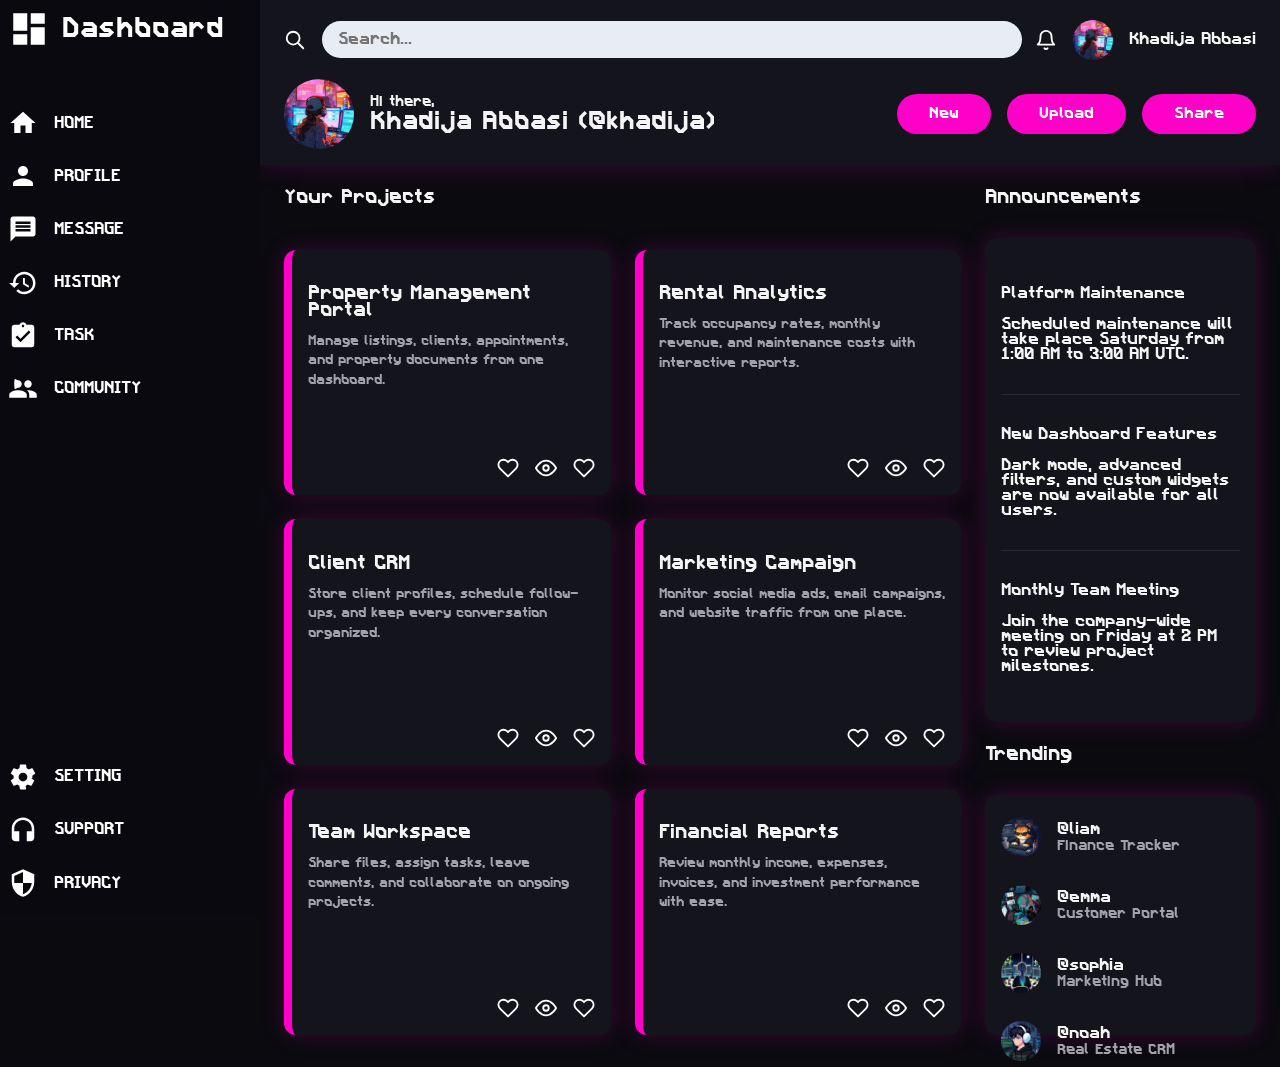
<file: index.html>
<!DOCTYPE html>
<html lang="en">
<head>
    <meta charset="UTF-8">
    <meta name="viewport" content="width=device-width, initial-scale=1.0">
    <title>Document</title>
    <link rel="stylesheet" href="style.css">
</head>
<body>
    <div id="sidebar">
        <div id="dashboard">
            <svg class= "dashboard_icon"xmlns="http://w3.org" viewBox="0 0 24 24" fill="#FFFFFF">
              <path d="M3 13h8V3H3v10zm0 8h8v-6H3v6zm10 0h8V11h-8v10zm0-18v6h8V3h-8z"/>
            </svg>

            <span>Dashboard</span>
        </div>
        <div id="navigation">
            <div class="icon_">
                <svg xmlns="http://w3.org" viewBox="0 0 24 24" fill="#FFFFFF">
                  <path d="M10 20v-6h4v6h5v-8h3L12 3 2 12h3v8z"/>
                </svg>

                <div>HOME</div>
            </div>
            <div class="icon_">
                <svg xmlns="http://w3.org" viewBox="0 0 24 24" fill="#FFFFFF">
                  <path d="M12 12c2.21 0 4-1.79 4-4s-1.79-4-4-4-4 1.79-4 4 1.79 4 4 4zm0 2c-2.67 0-8 1.34-8 4v2h16v-2c0-2.66-5.33-4-8-4z"/>
                </svg>

                <div>PROFILE</div>
            </div>
            <div class="icon_">
                <svg xmlns="https://www.w3.org/x" viewBox="0 0 24 24" fill="#FFFFFF">
                  <path d="M20 2H4c-1.1 0-1.99.9-1.99 2L2 22l4-4h14c1.1 0 2-.9 2-2V4c0-1.1-.9-2-2-2zm-2 12H6v-2h12v2zm0-3H6V9h12v2zm0-3H6V6h12v2z"/>
                </svg>

                <div>MESSAGE</div>
            </div>
            <div class="icon_">
                <svg xmlns="http://w3.org" viewBox="0 0 24 24" fill="#FFFFFF">
                  <path d="M13 3c-4.97 0-9 4.03-9 9H1l3.89 3.89.07.14L9 12H6c0-3.87 3.13-7 7-7s7 3.13 7 7-3.13 7-7 7c-1.93 0-3.68-.79-4.94-2.06l-1.42 1.42C8.27 19.99 10.51 21 13 21c4.97 0 9-4.03 9-9s-4.03-9-9-9zm-1 5v5l4.28 2.54.72-1.21-3.5-2.08V8H12z"/>
                </svg>

                <div>HISTORY</div>
            </div>
            <div class="icon_">

                <svg xmlns="http://w3.org" viewBox="0 0 24 24" fill="#FFFFFF">
                  <path d="M19 3h-4.18C14.4 1.84 13.3 1 12 1s-2.4.84-2.82 2H5c-1.1 0-2 .9-2 2v14c0 1.1.9 2 2 2h14c1.1 0 2-.9 2-2V5c0-1.1-.9-2-2-2zm-7 0c.55 0 1 .45 1 1s-.45 1-1 1-1-.45-1-1 .45-1 1-1zm-2 14l-4-4 1.41-1.41L10 14.17l6.59-6.59L18 9l-8 8z"/>
                </svg>

                <div>TASK</div>
            </div>
            <div class="icon_">
                <svg xmlns="https://www.w3.org/" viewBox="0 0 24 24" fill="#FFFFFF">
                  <path d="M16 11c1.66 0 2.99-1.34 2.99-3S17.66 5 16 5s-3 1.34-3 3 1.34 3 3 3zm-8 0c1.66 0 2.99-1.34 2.99-3S9.66 5 8 5 5 1.34 5 8s1.34 3 3 3zm0 2c-2.33 0-7 1.17-7 3.5V19h14v-2.5c0-2.33-4.67-3.5-7-3.5zm8 0c-.29 0-.62.02-.97.05 1.16.84 1.97 1.97 1.97 3.45V19h6v-2.5c0-2.33-4.67-3.5-7-3.5z"/>
                </svg>



                <div>COMMUNITY</div>
            </div>
            
        </div>
        <div id="personal_brand">
                <div class="icon_">
                    <svg xmlns="http://w3.org" viewBox="0 0 24 24"  fill="#FFFFFF">
                        <path d="M12 15.5c-1.93 0-3.5-1.57-3.5-3.5s1.57-3.5 3.5-3.5 3.5 1.57 3.5 3.5-1.57 3.5-3.5 3.5zm7.43-2.53c.04-.32.07-.64.07-.97s-.03-.66-.07-.97l2.11-1.65c.19-.15.24-.42.12-.64l-2-3.46c-.12-.22-.39-.3-.61-.22l-2.49 1c-.52-.4-1.08-.73-1.69-.98l-.38-2.65C14.46 2.18 14.25 2 14 2h-4c-.25 0-.46.18-.49.42l-.38 2.65c-.61.25-1.17.59-1.69.98l-2.49-1c-.23-.09-.49 0-.61.22l-2 3.46c-.13.22-.07.49.12.64l2.11 1.65c-.04.32-.07.65-.07.97s.03.66.07.97l-2.11 1.65c-.19.15-.24.42-.12.64l2 3.46c.12.22.39.3.61.22l2.49-1c.52.4 1.08.73 1.69.98l.38 2.65c.03.24.24.42.49.42h4c.25 0 .46-.18.49-.42l-.38-2.65c.61-.25 1.17-.59 1.69-.98l2.49 1c.23.09.49 0 .61-.22l2-3.46c.12-.22.07-.49-.12-.64l-2.11-1.65z"/>
                    </svg>

                    <div>SETTING</div>
                </div>
                <div class="icon_">
                    <svg xmlns="http://w3.org" viewBox="0 0 24 24" fill="#FFFFFF">
                      <path d="M12 2c-4.97 0-9 4.03-9 9v7c0 1.66 1.34 3 3 3h3v-8H5v-2c0-3.87 3.13-7 7-7s7 3.13 7 7v2h-4v8h3c1.66 0 3-1.34 3-3v-7c0-4.97-4.03-9-9-9z"/>
                    </svg>

                    <div>SUPPORT</div>
                </div>
                <div class="icon_">
                    <svg xmlns="http://w3.org" viewBox="0 0 24 24" fill="#FFFFFF">
                      <path d="M12 1L3 5v6c0 5.55 3.84 10.74 9 12 5.16-1.26 9-6.45 9-12V5l-9-4zm0 10.99h7c-.53 4.12-3.28 7.79-7 8.94V12H5V6.3l7-3.11v8.8z"/>
                    </svg>

                    <div>PRIVACY</div>
                </div>
        </div>
    </div>
    <div>
        <div id="header">
            
                    <div class="upper">

                          <div class="search_area">
                              <svg class="icon"xmlns="http://w3.org" viewBox="0 0 24 24" fill="none" stroke="#FFFFFF" stroke-width="2" stroke-linecap="round" stroke-linejoin="round">
                                  <path d="M21 21l-6-6m2-5a7 7 0 11-14 0 7 7 0 0114 0z"/>
                                </svg>

                              <input type="search" placeholder="Search...">
                          </div>
                      
                          <div class="profile_small">
                              <svg class="icon"xmlns="http://w3.org" viewBox="0 0 24 24" fill="none" stroke="#FFFFFF" stroke-width="2" stroke-linecap="round" stroke-linejoin="round">
                                  <path d="M18 8A6 6 0 0 0 6 8c0 7-3 9-3 9h18s-3-2-3-9M13.73 21a2 2 0 0 1-3.46 0"/>
                                </svg>

                              <img class="dp_small dp" src="svgs/dp.jpeg" alt="">
                              <p class="it_user_name">Khadija Abbasi</p>
                          </div>

                    </div>
                
            
            <div class="lower">
                

                   <div class="greeting">

                       <img class="dp_big dp" src="svgs/dp.jpeg">

                       <div>
                           <p class="hello">Hi there,</p>
                           <h2>Khadija Abbasi (@khadija)</h2>
                       </div>
                   
                   </div>
               
                   <div class="btns">
                       <button>New</button>
                       <button>Upload</button>
                       <button>Share</button>
                   </div>
               
                
            </div>
        </div>
        <div id="main_content">
                <div class="projects_section">

                    <h3>Your Projects</h3>

                    <div id="cards_container">
                    <div class="card">
                        <div>
                            <p class="project_heading">Property Management Portal</p>
                            <p class="project_des">Manage listings, clients, appointments, and property documents from one dashboard.</p>
                        </div>
                        <div class="icon_con">
                            <svg class="icon"xmlns="http://w3.org" viewBox="0 0 24 24" fill="none" stroke="#FFFFFF" stroke-width="2" stroke-linecap="round" stroke-linejoin="round">
                              <path d="M20.84 4.61a5.5 5.5 0 00-7.78 0L12 5.67l-1.06-1.06a5.5 5.5 0 00-7.78 7.78l1.06 1.06L12 21.23l7.78-7.78l1.06-1.06a5.5 5.5 0 000-7.78z"/>
                            </svg>


                            <svg class="icon"xmlns="http://w3.org" viewBox="0 0 24 24" fill="none" stroke="#FFFFFF" stroke-width="2" stroke-linecap="round" stroke-linejoin="round">
                              <path d="M1 12s4-8 11-8 11 8 11 8-4 8-11 8-11-8-11-8zm11 3a3 3 0 100-6 3 3 0 000 6z"/>
                            </svg>

                            
                            
                            <svg class="icon" xmlns="http://w3.org" viewBox="0 0 24 24" fill="none" stroke="#FFFFFF" stroke-width="2" stroke-linecap="round" stroke-linejoin="round">
                              <path d="M20.84 4.61a5.5 5.5 0 00-7.78 0L12 5.67l-1.06-1.06a5.5 5.5 0 00-7.78 7.78l1.06 1.06L12 21.23l7.78-7.78l1.06-1.06a5.5 5.5 0 000-7.78z"/>
                            </svg>
                        </div>
                    </div>
                    <div class="card">
                        <div>
                            <p class="project_heading">Rental Analytics </p>
                            <p class="project_des">Track occupancy rates, monthly revenue, and maintenance costs with interactive reports.</p>
                        </div>
                        <div class="icon_con">
                            <svg class="icon"xmlns="http://w3.org" viewBox="0 0 24 24" fill="none" stroke="#FFFFFF" stroke-width="2" stroke-linecap="round" stroke-linejoin="round">
                              <path d="M20.84 4.61a5.5 5.5 0 00-7.78 0L12 5.67l-1.06-1.06a5.5 5.5 0 00-7.78 7.78l1.06 1.06L12 21.23l7.78-7.78l1.06-1.06a5.5 5.5 0 000-7.78z"/>
                            </svg>


                            <svg class="icon"xmlns="http://w3.org" viewBox="0 0 24 24" fill="none" stroke="#FFFFFF" stroke-width="2" stroke-linecap="round" stroke-linejoin="round">
                              <path d="M1 12s4-8 11-8 11 8 11 8-4 8-11 8-11-8-11-8zm11 3a3 3 0 100-6 3 3 0 000 6z"/>
                            </svg>

                            
                            
                            <svg class="icon" xmlns="http://w3.org" viewBox="0 0 24 24" fill="none" stroke="#FFFFFF" stroke-width="2" stroke-linecap="round" stroke-linejoin="round">
                              <path d="M20.84 4.61a5.5 5.5 0 00-7.78 0L12 5.67l-1.06-1.06a5.5 5.5 0 00-7.78 7.78l1.06 1.06L12 21.23l7.78-7.78l1.06-1.06a5.5 5.5 0 000-7.78z"/>
                            </svg>
                        </div>
                    </div>
                    <div class="card">
                        <div>
                            <p class="project_heading">Client CRM</p>
                            <p class="project_des">Store client profiles, schedule follow-ups, and keep every conversation organized.</p>
                        </div>
                        <div class="icon_con">
                            <svg class="icon"xmlns="http://w3.org" viewBox="0 0 24 24" fill="none" stroke="#FFFFFF" stroke-width="2" stroke-linecap="round" stroke-linejoin="round">
                              <path d="M20.84 4.61a5.5 5.5 0 00-7.78 0L12 5.67l-1.06-1.06a5.5 5.5 0 00-7.78 7.78l1.06 1.06L12 21.23l7.78-7.78l1.06-1.06a5.5 5.5 0 000-7.78z"/>
                            </svg>


                            <svg class="icon"xmlns="http://w3.org" viewBox="0 0 24 24" fill="none" stroke="#FFFFFF" stroke-width="2" stroke-linecap="round" stroke-linejoin="round">
                              <path d="M1 12s4-8 11-8 11 8 11 8-4 8-11 8-11-8-11-8zm11 3a3 3 0 100-6 3 3 0 000 6z"/>
                            </svg>

                            
                            
                            <svg class="icon" xmlns="http://w3.org" viewBox="0 0 24 24" fill="none" stroke="#FFFFFF" stroke-width="2" stroke-linecap="round" stroke-linejoin="round">
                              <path d="M20.84 4.61a5.5 5.5 0 00-7.78 0L12 5.67l-1.06-1.06a5.5 5.5 0 00-7.78 7.78l1.06 1.06L12 21.23l7.78-7.78l1.06-1.06a5.5 5.5 0 000-7.78z"/>
                            </svg>
                        </div>
                    </div>
                    <div class="card">
                        <div>
                            <p class="project_heading"> Marketing Campaign</p>
                            <p class="project_des">Monitor social media ads, email campaigns, and website traffic from one place.</p>
                        </div>
                        <div class="icon_con">
                            <svg class="icon"xmlns="http://w3.org" viewBox="0 0 24 24" fill="none" stroke="#FFFFFF" stroke-width="2" stroke-linecap="round" stroke-linejoin="round">
                              <path d="M20.84 4.61a5.5 5.5 0 00-7.78 0L12 5.67l-1.06-1.06a5.5 5.5 0 00-7.78 7.78l1.06 1.06L12 21.23l7.78-7.78l1.06-1.06a5.5 5.5 0 000-7.78z"/>
                            </svg>


                            <svg class="icon"xmlns="http://w3.org" viewBox="0 0 24 24" fill="none" stroke="#FFFFFF" stroke-width="2" stroke-linecap="round" stroke-linejoin="round">
                              <path d="M1 12s4-8 11-8 11 8 11 8-4 8-11 8-11-8-11-8zm11 3a3 3 0 100-6 3 3 0 000 6z"/>
                            </svg>

                            
                            
                            <svg class="icon" xmlns="http://w3.org" viewBox="0 0 24 24" fill="none" stroke="#FFFFFF" stroke-width="2" stroke-linecap="round" stroke-linejoin="round">
                              <path d="M20.84 4.61a5.5 5.5 0 00-7.78 0L12 5.67l-1.06-1.06a5.5 5.5 0 00-7.78 7.78l1.06 1.06L12 21.23l7.78-7.78l1.06-1.06a5.5 5.5 0 000-7.78z"/>
                            </svg>
                        </div>
                    </div>
                    <div class="card">
                        <div>
                            <p class="project_heading">Team Workspace</p>
                            <p class="project_des">Share files, assign tasks, leave comments, and collaborate on ongoing projects.</p>
                        </div>
                        <div class="icon_con">
                            <svg class="icon"xmlns="http://w3.org" viewBox="0 0 24 24" fill="none" stroke="#FFFFFF" stroke-width="2" stroke-linecap="round" stroke-linejoin="round">
                              <path d="M20.84 4.61a5.5 5.5 0 00-7.78 0L12 5.67l-1.06-1.06a5.5 5.5 0 00-7.78 7.78l1.06 1.06L12 21.23l7.78-7.78l1.06-1.06a5.5 5.5 0 000-7.78z"/>
                            </svg>


                            <svg class="icon"xmlns="http://w3.org" viewBox="0 0 24 24" fill="none" stroke="#FFFFFF" stroke-width="2" stroke-linecap="round" stroke-linejoin="round">
                              <path d="M1 12s4-8 11-8 11 8 11 8-4 8-11 8-11-8-11-8zm11 3a3 3 0 100-6 3 3 0 000 6z"/>
                            </svg>

                            
                            
                            <svg class="icon" xmlns="http://w3.org" viewBox="0 0 24 24" fill="none" stroke="#FFFFFF" stroke-width="2" stroke-linecap="round" stroke-linejoin="round">
                              <path d="M20.84 4.61a5.5 5.5 0 00-7.78 0L12 5.67l-1.06-1.06a5.5 5.5 0 00-7.78 7.78l1.06 1.06L12 21.23l7.78-7.78l1.06-1.06a5.5 5.5 0 000-7.78z"/>
                            </svg>
                        </div>
                    </div>
                    <div class="card">
                        <div>
                            <p class="project_heading"> Financial Reports</p>
                            <p class="project_des">Review monthly income, expenses, invoices, and investment performance with ease.</p>
                        </div>
                        <div class="icon_con">
                            <svg class="icon"xmlns="http://w3.org" viewBox="0 0 24 24" fill="none" stroke="#FFFFFF" stroke-width="2" stroke-linecap="round" stroke-linejoin="round">
                              <path d="M20.84 4.61a5.5 5.5 0 00-7.78 0L12 5.67l-1.06-1.06a5.5 5.5 0 00-7.78 7.78l1.06 1.06L12 21.23l7.78-7.78l1.06-1.06a5.5 5.5 0 000-7.78z"/>
                            </svg>


                            <svg class="icon"xmlns="http://w3.org" viewBox="0 0 24 24" fill="none" stroke="#FFFFFF" stroke-width="2" stroke-linecap="round" stroke-linejoin="round">
                              <path d="M1 12s4-8 11-8 11 8 11 8-4 8-11 8-11-8-11-8zm11 3a3 3 0 100-6 3 3 0 000 6z"/>
                            </svg>

                            
                            
                            <svg class="icon" xmlns="http://w3.org" viewBox="0 0 24 24" fill="none" stroke="#FFFFFF" stroke-width="2" stroke-linecap="round" stroke-linejoin="round">
                              <path d="M20.84 4.61a5.5 5.5 0 00-7.78 0L12 5.67l-1.06-1.06a5.5 5.5 0 00-7.78 7.78l1.06 1.06L12 21.23l7.78-7.78l1.06-1.06a5.5 5.5 0 000-7.78z"/>
                            </svg>
                        </div>
                    </div>
                </div>
                </div>
                <div id="extra_content">
                    <div>
                    <h3>Announcements</h3>
                    <div class="extra announcements">
                        <div class="announ">
                            <p class="announ_h"> Platform Maintenance</p>
                            <p>Scheduled maintenance will take place Saturday from 1:00 AM to 3:00 AM UTC.</p>
                        </div>
                        <div class="announ">
                            <p class="announ_h"> New Dashboard Features</p>
                            <p>Dark mode, advanced filters, and custom widgets are now available for all users.</p>
                        </div>
                        <div class="announ">
                            <p class="announ_h">Monthly Team Meeting</p>
                            <p>Join the company-wide meeting on Friday at 2 PM to review project milestones.</p>
                        </div>
                    </div>
                    </div>
                    <div>
                    <h3>Trending</h3>
                    <div class="extra">
                            

                            <div class="trending">
                            
                            <div class="trend_user">
                                <img class="icon dp" src="svgs/liam.jpeg" alt="User 1">
                                <div>
                                    <p class="user_name">@liam</p>
                                    <p class="user_project">Finance Tracker</p>
                                </div>
                            </div>
                        
                            <div class="trend_user">
                                <img class="icon dp" src="svgs/emma.jpeg" alt="User 2">
                                <div>
                                    <p class="user_name">@emma</p>
                                    <p class="user_project">Customer Portal</p>
                                </div>
                            </div>
                        
                            <div class="trend_user">
                                <img class="icon dp" src="svgs/sophia.jpeg" alt="User 3">
                                <div>
                                    <p class="user_name">@sophia</p>
                                    <p class="user_project">Marketing Hub</p>
                                </div>
                            </div>
                        
                            <div class="trend_user">
                                <img class="icon dp" src="svgs/noah.jpeg" alt="User 4">
                                <div>
                                    <p class="user_name">@noah</p>
                                    <p class="user_project">Real Estate CRM</p>
                                </div>
                            </div>
                        
                    
                            </div>
                    </div>
                    </div>
                        
                
                    
                </div>
        </div>
    
</body>
</html>
</file>
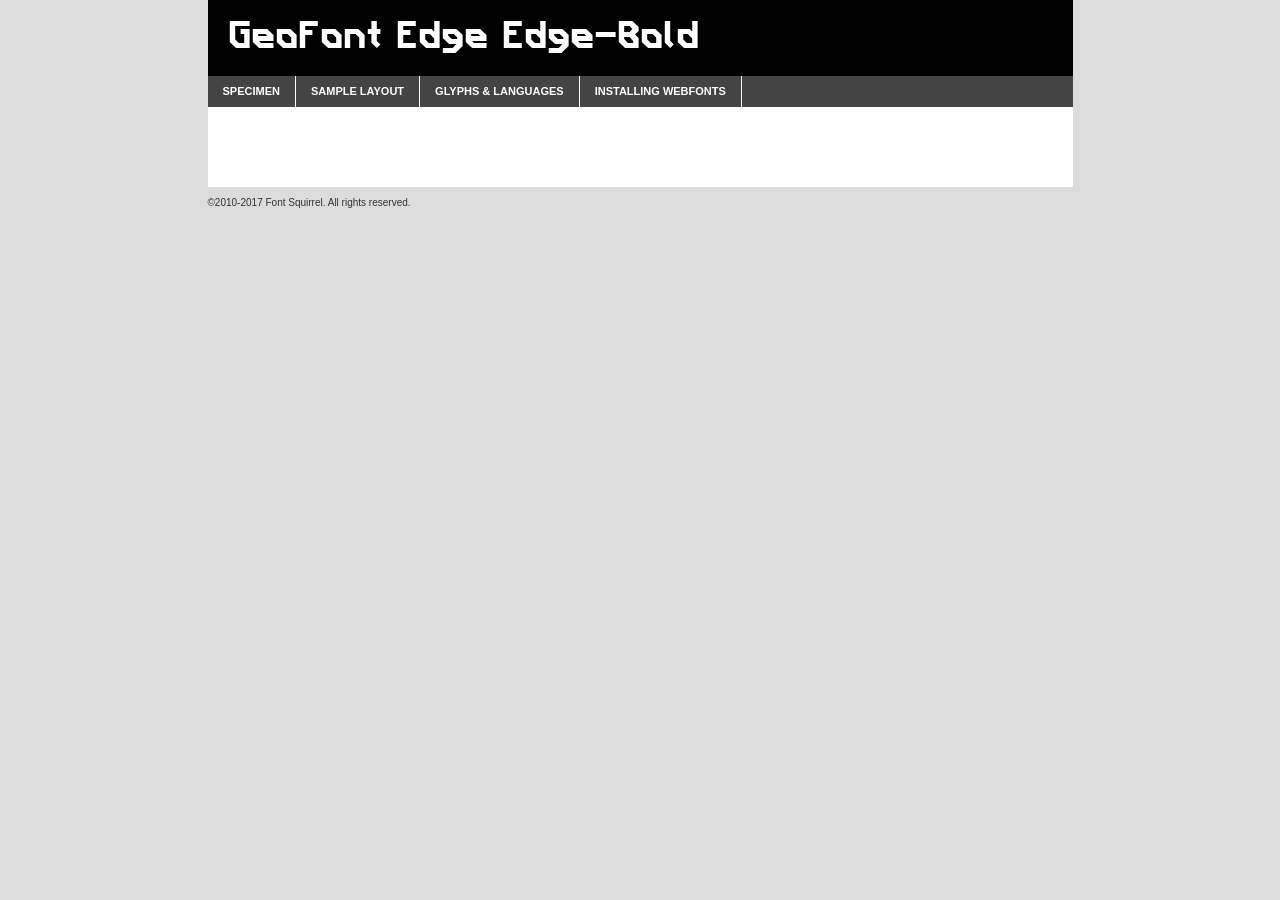
<file: webfontkit-20260706-044248/geofont-edge-bold-demo.html>
<!DOCTYPE html PUBLIC "-//W3C//DTD XHTML 1.0 Transitional//EN"
        "http://www.w3.org/TR/xhtml1/DTD/xhtml1-transitional.dtd">

<html xmlns="http://www.w3.org/1999/xhtml" xml:lang="en" lang="en">
<head>
    <meta http-equiv="Content-Type" content="text/html; charset=utf-8"/>
    <script src="http://ajax.googleapis.com/ajax/libs/jquery/1.7.2/jquery.min.js" type="text/javascript" charset="utf-8"></script>
    <script type="text/javascript">
		(function($) {
			$.fn.easyTabs = function(option) {
				var param = jQuery.extend({ fadeSpeed: 'fast', defaultContent: 1, activeClass: 'active' }, option);
				$(this).each(function() {
					var thisId = '#' + this.id;
					if ( param.defaultContent == '' )
					{
						param.defaultContent = 1;
					}
					if ( typeof param.defaultContent == 'number' )
					{
						var defaultTab = $(thisId + ' .tabs li:eq(' + (param.defaultContent - 1) + ') a').attr('href').substr(1);
					}
					else
					{
						var defaultTab = param.defaultContent;
					}
					$(thisId + ' .tabs li a').each(function() {
						var tabToHide = $(this).attr('href').substr(1);
						$('#' + tabToHide).addClass('easytabs-tab-content');
					});
					hideAll();
					changeContent(defaultTab);

					function hideAll() {$(thisId + ' .easytabs-tab-content').hide();}

					function changeContent(tabId)
					{
						hideAll();
						$(thisId + ' .tabs li').removeClass(param.activeClass);
						$(thisId + ' .tabs li a[href=#' + tabId + ']').closest('li').addClass(param.activeClass);
						if ( param.fadeSpeed != 'none' )
						{
							$(thisId + ' #' + tabId).fadeIn(param.fadeSpeed);
						}
						else
						{
							$(thisId + ' #' + tabId).show();
						}
					}

					$(thisId + ' .tabs li').click(function() {
						var tabId = $(this).find('a').attr('href').substr(1);
						changeContent(tabId);
						return false;
					});
				});
			}
		})(jQuery);
    </script>
    <link rel="stylesheet" href="specimen_files/specimen_stylesheet.css" type="text/css" charset="utf-8"/>
    <link rel="stylesheet" href="stylesheet.css" type="text/css" charset="utf-8"/>

    <style type="text/css">
        		body {
			font-family: 'geofont_edgeedge-bold';
        		}

            </style>

    <title>GeoFont Edge Edge-Bold Specimen</title>


    <script type="text/javascript" charset="utf-8">
		$(document).ready(function() {
			$('#container').easyTabs({ defaultContent: 1 });
		});
    </script>
</head>

<body>
<div id="container">
    <div id="header">
		GeoFont Edge Edge-Bold    </div>
    <ul class="tabs">
        <li><a href="#specimen">Specimen</a></li>
        <li><a href="#layout">Sample Layout</a></li>
                <li><a href="#glyphs">Glyphs &amp; Languages</a></li>
        <li><a href="#installing">Installing Webfonts</a></li>

    </ul>

    <div id="main_content">


        <div id="specimen">

            <div class="section">
                <div class="grid12 firstcol">
                    <div class="huge">AaBb</div>
                </div>
            </div>

            <div class="section">
                <div class="glyph_range">A&#x200B;B&#x200b;C&#x200b;D&#x200b;E&#x200b;F&#x200b;G&#x200b;H&#x200b;I&#x200b;J&#x200b;K&#x200b;L&#x200b;M&#x200b;N&#x200b;O&#x200b;P&#x200b;Q&#x200b;R&#x200b;S&#x200b;T&#x200b;U&#x200b;V&#x200b;W&#x200b;X&#x200b;Y&#x200b;Z&#x200b;a&#x200b;b&#x200b;c&#x200b;d&#x200b;e&#x200b;f&#x200b;g&#x200b;h&#x200b;i&#x200b;j&#x200b;k&#x200b;l&#x200b;m&#x200b;n&#x200b;o&#x200b;p&#x200b;q&#x200b;r&#x200b;s&#x200b;t&#x200b;u&#x200b;v&#x200b;w&#x200b;x&#x200b;y&#x200b;z&#x200b;1&#x200b;2&#x200b;3&#x200b;4&#x200b;5&#x200b;6&#x200b;7&#x200b;8&#x200b;9&#x200b;0&#x200b;&amp;&#x200b;.&#x200b;,&#x200b;?&#x200b;!&#x200b;&#64;&#x200b;(&#x200b;)&#x200b;#&#x200b;$&#x200b;%&#x200b;*&#x200b;+&#x200b;-&#x200b;=&#x200b;:&#x200b;;</div>
            </div>
            <div class="section">
                <div class="grid12 firstcol">
                    <table class="sample_table">
                        <tr>
                            <td>10</td>
                            <td class="size10">abcdefghijklmnopqrstuvwxyzABCDEFGHIJKLMNOPQRSTUVWXYZ0123456789abcdefghijklmnopqrstuvwxyzABCDEFGHIJKLMNOPQRSTUVWXYZ0123456789abcdefghijklmnopqrstuvwxyzABCDEFGHIJKLMNOPQRSTUVWXYZ</td>
                        </tr>
                        <tr>
                            <td>11</td>
                            <td class="size11">abcdefghijklmnopqrstuvwxyzABCDEFGHIJKLMNOPQRSTUVWXYZ0123456789abcdefghijklmnopqrstuvwxyzABCDEFGHIJKLMNOPQRSTUVWXYZ0123456789abcdefghijklmnopqrstuvwxyzABCDEFGHIJKLMNOPQRSTUVWXYZ</td>
                        </tr>
                        <tr>
                            <td>12</td>
                            <td class="size12">abcdefghijklmnopqrstuvwxyzABCDEFGHIJKLMNOPQRSTUVWXYZ0123456789abcdefghijklmnopqrstuvwxyzABCDEFGHIJKLMNOPQRSTUVWXYZ0123456789abcdefghijklmnopqrstuvwxyzABCDEFGHIJKLMNOPQRSTUVWXYZ</td>
                        </tr>
                        <tr>
                            <td>13</td>
                            <td class="size13">abcdefghijklmnopqrstuvwxyzABCDEFGHIJKLMNOPQRSTUVWXYZ0123456789abcdefghijklmnopqrstuvwxyzABCDEFGHIJKLMNOPQRSTUVWXYZ0123456789abcdefghijklmnopqrstuvwxyzABCDEFGHIJKLMNOPQRSTUVWXYZ</td>
                        </tr>
                        <tr>
                            <td>14</td>
                            <td class="size14">abcdefghijklmnopqrstuvwxyzABCDEFGHIJKLMNOPQRSTUVWXYZ0123456789abcdefghijklmnopqrstuvwxyzABCDEFGHIJKLMNOPQRSTUVWXYZ0123456789abcdefghijklmnopqrstuvwxyzABCDEFGHIJKLMNOPQRSTUVWXYZ</td>
                        </tr>
                        <tr>
                            <td>16</td>
                            <td class="size16">abcdefghijklmnopqrstuvwxyzABCDEFGHIJKLMNOPQRSTUVWXYZ0123456789abcdefghijklmnopqrstuvwxyzABCDEFGHIJKLMNOPQRSTUVWXYZ</td>
                        </tr>
                        <tr>
                            <td>18</td>
                            <td class="size18">abcdefghijklmnopqrstuvwxyzABCDEFGHIJKLMNOPQRSTUVWXYZ0123456789abcdefghijklmnopqrstuvwxyzABCDEFGHIJKLMNOPQRSTUVWXYZ</td>
                        </tr>
                        <tr>
                            <td>20</td>
                            <td class="size20">abcdefghijklmnopqrstuvwxyzABCDEFGHIJKLMNOPQRSTUVWXYZ0123456789abcdefghijklmnopqrstuvwxyzABCDEFGHIJKLMNOPQRSTUVWXYZ</td>
                        </tr>
                        <tr>
                            <td>24</td>
                            <td class="size24">abcdefghijklmnopqrstuvwxyzABCDEFGHIJKLMNOPQRSTUVWXYZ0123456789abcdefghijklmnopqrstuvwxyzABCDEFGHIJKLMNOPQRSTUVWXYZ</td>
                        </tr>
                        <tr>
                            <td>30</td>
                            <td class="size30">abcdefghijklmnopqrstuvwxyzABCDEFGHIJKLMNOPQRSTUVWXYZ0123456789abcdefghijklmnopqrstuvwxyzABCDEFGHIJKLMNOPQRSTUVWXYZ</td>
                        </tr>
                        <tr>
                            <td>36</td>
                            <td class="size36">abcdefghijklmnopqrstuvwxyzABCDEFGHIJKLMNOPQRSTUVWXYZ0123456789abcdefghijklmnopqrstuvwxyzABCDEFGHIJKLMNOPQRSTUVWXYZ</td>
                        </tr>
                        <tr>
                            <td>48</td>
                            <td class="size48">abcdefghijklmnopqrstuvwxyzABCDEFGHIJKLMNOPQRSTUVWXYZ0123456789abcdefghijklmnopqrstuvwxyzABCDEFGHIJKLMNOPQRSTUVWXYZ</td>
                        </tr>
                        <tr>
                            <td>60</td>
                            <td class="size60">abcdefghijklmnopqrstuvwxyzABCDEFGHIJKLMNOPQRSTUVWXYZ0123456789abcdefghijklmnopqrstuvwxyzABCDEFGHIJKLMNOPQRSTUVWXYZ</td>
                        </tr>
                        <tr>
                            <td>72</td>
                            <td class="size72">abcdefghijklmnopqrstuvwxyzABCDEFGHIJKLMNOPQRSTUVWXYZ0123456789abcdefghijklmnopqrstuvwxyzABCDEFGHIJKLMNOPQRSTUVWXYZ</td>
                        </tr>
                        <tr>
                            <td>90</td>
                            <td class="size90">abcdefghijklmnopqrstuvwxyzABCDEFGHIJKLMNOPQRSTUVWXYZ0123456789abcdefghijklmnopqrstuvwxyzABCDEFGHIJKLMNOPQRSTUVWXYZ</td>
                        </tr>
                    </table>

                </div>

            </div>


            <div class="section" id="bodycomparison">


                <div id="xheight">
                    <div class="fontbody">&#x25FC;&#x25FC;&#x25FC;&#x25FC;&#x25FC;&#x25FC;&#x25FC;&#x25FC;&#x25FC;&#x25FC;&#x25FC;&#x25FC;&#x25FC;&#x25FC;&#x25FC;&#x25FC;&#x25FC;&#x25FC;&#x25FC;&#x25FC;&#x25FC;&#x25FC;&#x25FC;&#x25FC;&#x25FC;&#x25FC;&#x25FC;&#x25FC;&#x25FC;&#x25FC;&#x25FC;&#x25FC;&#x25FC;&#x25FC;&#x25FC;&#x25FC;&#x25FC;&#x25FC;&#x25FC;&#x25FC;&#x25FC;&#x25FC;&#x25FC;&#x25FC;&#x25FC;&#x25FC;&#x25FC;&#x25FC;&#x25FC;&#x25FC;&#x25FC;&#x25FC;&#x25FC;&#x25FC;&#x25FC;&#x25FC;&#x25FC;&#x25FC;&#x25FC;&#x25FC;&#x25FC;&#x25FC;&#x25FC;&#x25FC;&#x25FC;&#x25FC;&#x25FC;&#x25FC;&#x25FC;&#x25FC;&#x25FC;&#x25FC;&#x25FC;&#x25FC;&#x25FC;&#x25FC;&#x25FC;&#x25FC;&#x25FC;&#x25FC;&#x25FC;&#x25FC;&#x25FC;&#x25FC;&#x25FC;&#x25FC;&#x25FC;&#x25FC;&#x25FC;&#x25FC;&#x25FC;&#x25FC;&#x25FC;&#x25FC;&#x25FC;&#x25FC;&#x25FC;&#x25FC;&#x25FC;body</div>
                    <div class="arialbody">body</div>
                    <div class="verdanabody">body</div>
                    <div class="georgiabody">body</div>
                </div>
                <div class="fontbody" style="z-index:1">
                    body<span>GeoFont Edge Edge-Bold</span>
                </div>
                <div class="arialbody" style="z-index:1">
                    body<span>Arial</span>
                </div>
                <div class="verdanabody" style="z-index:1">
                    body<span>Verdana</span>
                </div>
                <div class="georgiabody" style="z-index:1">
                    body<span>Georgia</span>
                </div>


            </div>


            <div class="section psample psample_row1" id="">

                <div class="grid2 firstcol">
                    <p class="size10"><span>10.</span>Aenean lacinia bibendum nulla sed consectetur. Fusce dapibus, tellus ac cursus commodo, tortor mauris condimentum nibh, ut fermentum massa justo sit amet risus. Nullam id dolor id nibh ultricies vehicula ut id elit. Cum sociis natoque penatibus et magnis dis parturient montes, nascetur ridiculus mus. Nulla vitae elit libero, a pharetra augue.</p>

                </div>
                <div class="grid3">
                    <p class="size11"><span>11.</span>Aenean lacinia bibendum nulla sed consectetur. Fusce dapibus, tellus ac cursus commodo, tortor mauris condimentum nibh, ut fermentum massa justo sit amet risus. Nullam id dolor id nibh ultricies vehicula ut id elit. Cum sociis natoque penatibus et magnis dis parturient montes, nascetur ridiculus mus. Nulla vitae elit libero, a pharetra augue.</p>

                </div>
                <div class="grid3">
                    <p class="size12"><span>12.</span>Aenean lacinia bibendum nulla sed consectetur. Fusce dapibus, tellus ac cursus commodo, tortor mauris condimentum nibh, ut fermentum massa justo sit amet risus. Nullam id dolor id nibh ultricies vehicula ut id elit. Cum sociis natoque penatibus et magnis dis parturient montes, nascetur ridiculus mus. Nulla vitae elit libero, a pharetra augue.</p>

                </div>
                <div class="grid4">
                    <p class="size13"><span>13.</span>Aenean lacinia bibendum nulla sed consectetur. Fusce dapibus, tellus ac cursus commodo, tortor mauris condimentum nibh, ut fermentum massa justo sit amet risus. Nullam id dolor id nibh ultricies vehicula ut id elit. Cum sociis natoque penatibus et magnis dis parturient montes, nascetur ridiculus mus. Nulla vitae elit libero, a pharetra augue.</p>

                </div>
                <div class="white_blend"></div>

            </div>
            <div class="section psample psample_row2" id="">
                <div class="grid3 firstcol">
                    <p class="size14"><span>14.</span>Aenean lacinia bibendum nulla sed consectetur. Fusce dapibus, tellus ac cursus commodo, tortor mauris condimentum nibh, ut fermentum massa justo sit amet risus. Nullam id dolor id nibh ultricies vehicula ut id elit. Cum sociis natoque penatibus et magnis dis parturient montes, nascetur ridiculus mus. Nulla vitae elit libero, a pharetra augue.</p>

                </div>
                <div class="grid4">
                    <p class="size16"><span>16.</span>Aenean lacinia bibendum nulla sed consectetur. Fusce dapibus, tellus ac cursus commodo, tortor mauris condimentum nibh, ut fermentum massa justo sit amet risus. Nullam id dolor id nibh ultricies vehicula ut id elit. Cum sociis natoque penatibus et magnis dis parturient montes, nascetur ridiculus mus. Nulla vitae elit libero, a pharetra augue.</p>

                </div>
                <div class="grid5">
                    <p class="size18"><span>18.</span>Aenean lacinia bibendum nulla sed consectetur. Fusce dapibus, tellus ac cursus commodo, tortor mauris condimentum nibh, ut fermentum massa justo sit amet risus. Nullam id dolor id nibh ultricies vehicula ut id elit. Cum sociis natoque penatibus et magnis dis parturient montes, nascetur ridiculus mus. Nulla vitae elit libero, a pharetra augue.</p>

                </div>

                <div class="white_blend"></div>

            </div>

            <div class="section psample psample_row3" id="">
                <div class="grid5 firstcol">
                    <p class="size20"><span>20.</span>Aenean lacinia bibendum nulla sed consectetur. Fusce dapibus, tellus ac cursus commodo, tortor mauris condimentum nibh, ut fermentum massa justo sit amet risus. Nullam id dolor id nibh ultricies vehicula ut id elit. Cum sociis natoque penatibus et magnis dis parturient montes, nascetur ridiculus mus. Nulla vitae elit libero, a pharetra augue.</p>
                </div>
                <div class="grid7">
                    <p class="size24"><span>24.</span>Aenean lacinia bibendum nulla sed consectetur. Fusce dapibus, tellus ac cursus commodo, tortor mauris condimentum nibh, ut fermentum massa justo sit amet risus. Nullam id dolor id nibh ultricies vehicula ut id elit. Cum sociis natoque penatibus et magnis dis parturient montes, nascetur ridiculus mus. Nulla vitae elit libero, a pharetra augue.</p>
                </div>

                <div class="white_blend"></div>

            </div>

            <div class="section psample psample_row4" id="">
                <div class="grid12 firstcol">
                    <p class="size30"><span>30.</span>Aenean lacinia bibendum nulla sed consectetur. Fusce dapibus, tellus ac cursus commodo, tortor mauris condimentum nibh, ut fermentum massa justo sit amet risus. Nullam id dolor id nibh ultricies vehicula ut id elit. Cum sociis natoque penatibus et magnis dis parturient montes, nascetur ridiculus mus. Nulla vitae elit libero, a pharetra augue.</p>
                </div>
                <div class="white_blend"></div>

            </div>


            <div class="section psample psample_row1 fullreverse">
                <div class="grid2 firstcol">
                    <p class="size10"><span>10.</span>Aenean lacinia bibendum nulla sed consectetur. Fusce dapibus, tellus ac cursus commodo, tortor mauris condimentum nibh, ut fermentum massa justo sit amet risus. Nullam id dolor id nibh ultricies vehicula ut id elit. Cum sociis natoque penatibus et magnis dis parturient montes, nascetur ridiculus mus. Nulla vitae elit libero, a pharetra augue.</p>

                </div>
                <div class="grid3">
                    <p class="size11"><span>11.</span>Aenean lacinia bibendum nulla sed consectetur. Fusce dapibus, tellus ac cursus commodo, tortor mauris condimentum nibh, ut fermentum massa justo sit amet risus. Nullam id dolor id nibh ultricies vehicula ut id elit. Cum sociis natoque penatibus et magnis dis parturient montes, nascetur ridiculus mus. Nulla vitae elit libero, a pharetra augue.</p>

                </div>
                <div class="grid3">
                    <p class="size12"><span>12.</span>Aenean lacinia bibendum nulla sed consectetur. Fusce dapibus, tellus ac cursus commodo, tortor mauris condimentum nibh, ut fermentum massa justo sit amet risus. Nullam id dolor id nibh ultricies vehicula ut id elit. Cum sociis natoque penatibus et magnis dis parturient montes, nascetur ridiculus mus. Nulla vitae elit libero, a pharetra augue.</p>

                </div>
                <div class="grid4">
                    <p class="size13"><span>13.</span>Aenean lacinia bibendum nulla sed consectetur. Fusce dapibus, tellus ac cursus commodo, tortor mauris condimentum nibh, ut fermentum massa justo sit amet risus. Nullam id dolor id nibh ultricies vehicula ut id elit. Cum sociis natoque penatibus et magnis dis parturient montes, nascetur ridiculus mus. Nulla vitae elit libero, a pharetra augue.</p>

                </div>
                <div class="black_blend"></div>

            </div>

            <div class="section psample psample_row2 fullreverse">
                <div class="grid3 firstcol">
                    <p class="size14"><span>14.</span>Aenean lacinia bibendum nulla sed consectetur. Fusce dapibus, tellus ac cursus commodo, tortor mauris condimentum nibh, ut fermentum massa justo sit amet risus. Nullam id dolor id nibh ultricies vehicula ut id elit. Cum sociis natoque penatibus et magnis dis parturient montes, nascetur ridiculus mus. Nulla vitae elit libero, a pharetra augue.</p>

                </div>
                <div class="grid4">
                    <p class="size16"><span>16.</span>Aenean lacinia bibendum nulla sed consectetur. Fusce dapibus, tellus ac cursus commodo, tortor mauris condimentum nibh, ut fermentum massa justo sit amet risus. Nullam id dolor id nibh ultricies vehicula ut id elit. Cum sociis natoque penatibus et magnis dis parturient montes, nascetur ridiculus mus. Nulla vitae elit libero, a pharetra augue.</p>

                </div>
                <div class="grid5">
                    <p class="size18"><span>18.</span>Aenean lacinia bibendum nulla sed consectetur. Fusce dapibus, tellus ac cursus commodo, tortor mauris condimentum nibh, ut fermentum massa justo sit amet risus. Nullam id dolor id nibh ultricies vehicula ut id elit. Cum sociis natoque penatibus et magnis dis parturient montes, nascetur ridiculus mus. Nulla vitae elit libero, a pharetra augue.</p>

                </div>
                <div class="black_blend"></div>

            </div>

            <div class="section psample fullreverse psample_row3" id="">
                <div class="grid5 firstcol">
                    <p class="size20"><span>20.</span>Aenean lacinia bibendum nulla sed consectetur. Fusce dapibus, tellus ac cursus commodo, tortor mauris condimentum nibh, ut fermentum massa justo sit amet risus. Nullam id dolor id nibh ultricies vehicula ut id elit. Cum sociis natoque penatibus et magnis dis parturient montes, nascetur ridiculus mus. Nulla vitae elit libero, a pharetra augue.</p>
                </div>
                <div class="grid7">
                    <p class="size24"><span>24.</span>Aenean lacinia bibendum nulla sed consectetur. Fusce dapibus, tellus ac cursus commodo, tortor mauris condimentum nibh, ut fermentum massa justo sit amet risus. Nullam id dolor id nibh ultricies vehicula ut id elit. Cum sociis natoque penatibus et magnis dis parturient montes, nascetur ridiculus mus. Nulla vitae elit libero, a pharetra augue.</p>
                </div>

                <div class="black_blend"></div>

            </div>

            <div class="section psample fullreverse psample_row4" id="" style="border-bottom: 20px #000 solid;">
                <div class="grid12 firstcol">
                    <p class="size30"><span>30.</span>Aenean lacinia bibendum nulla sed consectetur. Fusce dapibus, tellus ac cursus commodo, tortor mauris condimentum nibh, ut fermentum massa justo sit amet risus. Nullam id dolor id nibh ultricies vehicula ut id elit. Cum sociis natoque penatibus et magnis dis parturient montes, nascetur ridiculus mus. Nulla vitae elit libero, a pharetra augue.</p>
                </div>
                <div class="black_blend"></div>

            </div>


        </div>

        <div id="layout">

            <div class="section">

                <div class="grid12 firstcol">
                    <h1>Lorem Ipsum Dolor</h1>
                    <h2>Etiam porta sem malesuada magna mollis euismod</h2>

                    <p class="byline">By <a href="#link">Aenean Lacinia</a></p>
                </div>
            </div>
            <div class="section">
                <div class="grid8 firstcol">
                    <p class="large">Donec sed odio dui. Morbi leo risus, porta ac consectetur ac, vestibulum at eros. Fusce dapibus, tellus ac cursus commodo, tortor mauris condimentum nibh, ut fermentum massa justo sit amet risus. </p>


                    <h3>Pellentesque ornare sem</h3>

                    <p>Maecenas sed diam eget risus varius blandit sit amet non magna. Maecenas faucibus mollis interdum. Donec ullamcorper nulla non metus auctor fringilla. Nullam id dolor id nibh ultricies vehicula ut id elit. Nullam id dolor id nibh ultricies vehicula ut id elit. </p>

                    <p>Aenean eu leo quam. Pellentesque ornare sem lacinia quam venenatis vestibulum. Lorem ipsum dolor sit amet, consectetur adipiscing elit. Cum sociis natoque penatibus et magnis dis parturient montes, nascetur ridiculus mus. </p>

                    <p>Nulla vitae elit libero, a pharetra augue. Praesent commodo cursus magna, vel scelerisque nisl consectetur et. Aenean lacinia bibendum nulla sed consectetur. </p>

                    <p>Nullam quis risus eget urna mollis ornare vel eu leo. Nullam quis risus eget urna mollis ornare vel eu leo. Maecenas sed diam eget risus varius blandit sit amet non magna. Donec ullamcorper nulla non metus auctor fringilla. </p>

                    <h3>Cras mattis consectetur</h3>

                    <p>Aenean eu leo quam. Pellentesque ornare sem lacinia quam venenatis vestibulum. Aenean lacinia bibendum nulla sed consectetur. Integer posuere erat a ante venenatis dapibus posuere velit aliquet. Cras mattis consectetur purus sit amet fermentum. </p>

                    <p>Nullam id dolor id nibh ultricies vehicula ut id elit. Nullam quis risus eget urna mollis ornare vel eu leo. Cras mattis consectetur purus sit amet fermentum.</p>
                </div>

                <div class="grid4 sidebar">

                    <div class="box reverse">
                        <p class="last">Nullam quis risus eget urna mollis ornare vel eu leo. Donec ullamcorper nulla non metus auctor fringilla. Cras mattis consectetur purus sit amet fermentum. Sed posuere consectetur est at lobortis. Lorem ipsum dolor sit amet, consectetur adipiscing elit. </p>
                    </div>

                    <p class="caption">Maecenas sed diam eget risus varius.</p>

                    <p>Vestibulum id ligula porta felis euismod semper. Integer posuere erat a ante venenatis dapibus posuere velit aliquet. Vestibulum id ligula porta felis euismod semper. Sed posuere consectetur est at lobortis. Maecenas sed diam eget risus varius blandit sit amet non magna. Fusce dapibus, tellus ac cursus commodo, tortor mauris condimentum nibh, ut fermentum massa justo sit amet risus. </p>


                    <p>Duis mollis, est non commodo luctus, nisi erat porttitor ligula, eget lacinia odio sem nec elit. Aenean lacinia bibendum nulla sed consectetur. Vivamus sagittis lacus vel augue laoreet rutrum faucibus dolor auctor. Aenean lacinia bibendum nulla sed consectetur. Nullam quis risus eget urna mollis ornare vel eu leo. </p>

                    <p>Praesent commodo cursus magna, vel scelerisque nisl consectetur et. Donec ullamcorper nulla non metus auctor fringilla. Maecenas faucibus mollis interdum. Fusce dapibus, tellus ac cursus commodo, tortor mauris condimentum nibh, ut fermentum massa justo sit amet risus. </p>

                </div>
            </div>

        </div>


		

        <div id="glyphs">
            <div class="section">
                <div class="grid12 firstcol">

                    <h1>Language Support</h1>
                    <p>The subset of GeoFont Edge Edge-Bold in this kit supports the following languages:<br/>

						English, Arrernte, Bislama, Cebuano, Fijian, Gilbertese, Hmong, Ibanag, Iloko_ilokano, Interglossa_glosa, Interlingua, Lojban, Norfolk_pitcairnese, Oromo, Rotokas, Seychelles_creole, Shona, Somali, Southern_ndebele, Swahili, Swati_swazi, Tok_pisin, Warlpiri, Xhosa, Zulu, Latinbasic, Ubasic, Demo                    </p>
                    <h1>Glyph Chart</h1>
                    <p>The subset of GeoFont Edge Edge-Bold in this kit includes all the glyphs listed below. Unicode entities are included above each glyph to help you insert individual characters into your layout.</p>
                    <div id="glyph_chart">

						                            																				                                <div><p>&amp;#32;</p>&#32;</div>
																				                                <div><p>&amp;#33;</p>&#33;</div>
																				                                <div><p>&amp;#34;</p>&#34;</div>
																				                                <div><p>&amp;#35;</p>&#35;</div>
																				                                <div><p>&amp;#36;</p>&#36;</div>
																				                                <div><p>&amp;#37;</p>&#37;</div>
																				                                <div><p>&amp;#38;</p>&#38;</div>
																				                                <div><p>&amp;#39;</p>&#39;</div>
																				                                <div><p>&amp;#40;</p>&#40;</div>
																				                                <div><p>&amp;#41;</p>&#41;</div>
																				                                <div><p>&amp;#42;</p>&#42;</div>
																				                                <div><p>&amp;#43;</p>&#43;</div>
																				                                <div><p>&amp;#44;</p>&#44;</div>
																				                                <div><p>&amp;#45;</p>&#45;</div>
																				                                <div><p>&amp;#46;</p>&#46;</div>
																				                                <div><p>&amp;#47;</p>&#47;</div>
																				                                <div><p>&amp;#48;</p>&#48;</div>
																				                                <div><p>&amp;#49;</p>&#49;</div>
																				                                <div><p>&amp;#50;</p>&#50;</div>
																				                                <div><p>&amp;#51;</p>&#51;</div>
																				                                <div><p>&amp;#52;</p>&#52;</div>
																				                                <div><p>&amp;#53;</p>&#53;</div>
																				                                <div><p>&amp;#54;</p>&#54;</div>
																				                                <div><p>&amp;#55;</p>&#55;</div>
																				                                <div><p>&amp;#56;</p>&#56;</div>
																				                                <div><p>&amp;#57;</p>&#57;</div>
																				                                <div><p>&amp;#58;</p>&#58;</div>
																				                                <div><p>&amp;#59;</p>&#59;</div>
																				                                <div><p>&amp;#60;</p>&#60;</div>
																				                                <div><p>&amp;#61;</p>&#61;</div>
																				                                <div><p>&amp;#62;</p>&#62;</div>
																				                                <div><p>&amp;#63;</p>&#63;</div>
																				                                <div><p>&amp;#64;</p>&#64;</div>
																				                                <div><p>&amp;#65;</p>&#65;</div>
																				                                <div><p>&amp;#66;</p>&#66;</div>
																				                                <div><p>&amp;#67;</p>&#67;</div>
																				                                <div><p>&amp;#68;</p>&#68;</div>
																				                                <div><p>&amp;#69;</p>&#69;</div>
																				                                <div><p>&amp;#70;</p>&#70;</div>
																				                                <div><p>&amp;#71;</p>&#71;</div>
																				                                <div><p>&amp;#72;</p>&#72;</div>
																				                                <div><p>&amp;#73;</p>&#73;</div>
																				                                <div><p>&amp;#74;</p>&#74;</div>
																				                                <div><p>&amp;#75;</p>&#75;</div>
																				                                <div><p>&amp;#76;</p>&#76;</div>
																				                                <div><p>&amp;#77;</p>&#77;</div>
																				                                <div><p>&amp;#78;</p>&#78;</div>
																				                                <div><p>&amp;#79;</p>&#79;</div>
																				                                <div><p>&amp;#80;</p>&#80;</div>
																				                                <div><p>&amp;#81;</p>&#81;</div>
																				                                <div><p>&amp;#82;</p>&#82;</div>
																				                                <div><p>&amp;#83;</p>&#83;</div>
																				                                <div><p>&amp;#84;</p>&#84;</div>
																				                                <div><p>&amp;#85;</p>&#85;</div>
																				                                <div><p>&amp;#86;</p>&#86;</div>
																				                                <div><p>&amp;#87;</p>&#87;</div>
																				                                <div><p>&amp;#88;</p>&#88;</div>
																				                                <div><p>&amp;#89;</p>&#89;</div>
																				                                <div><p>&amp;#90;</p>&#90;</div>
																				                                <div><p>&amp;#91;</p>&#91;</div>
																				                                <div><p>&amp;#92;</p>&#92;</div>
																				                                <div><p>&amp;#93;</p>&#93;</div>
																				                                <div><p>&amp;#94;</p>&#94;</div>
																				                                <div><p>&amp;#95;</p>&#95;</div>
																				                                <div><p>&amp;#96;</p>&#96;</div>
																				                                <div><p>&amp;#97;</p>&#97;</div>
																				                                <div><p>&amp;#98;</p>&#98;</div>
																				                                <div><p>&amp;#99;</p>&#99;</div>
																				                                <div><p>&amp;#100;</p>&#100;</div>
																				                                <div><p>&amp;#101;</p>&#101;</div>
																				                                <div><p>&amp;#102;</p>&#102;</div>
																				                                <div><p>&amp;#103;</p>&#103;</div>
																				                                <div><p>&amp;#104;</p>&#104;</div>
																				                                <div><p>&amp;#105;</p>&#105;</div>
																				                                <div><p>&amp;#106;</p>&#106;</div>
																				                                <div><p>&amp;#107;</p>&#107;</div>
																				                                <div><p>&amp;#108;</p>&#108;</div>
																				                                <div><p>&amp;#109;</p>&#109;</div>
																				                                <div><p>&amp;#110;</p>&#110;</div>
																				                                <div><p>&amp;#111;</p>&#111;</div>
																				                                <div><p>&amp;#112;</p>&#112;</div>
																				                                <div><p>&amp;#113;</p>&#113;</div>
																				                                <div><p>&amp;#114;</p>&#114;</div>
																				                                <div><p>&amp;#115;</p>&#115;</div>
																				                                <div><p>&amp;#116;</p>&#116;</div>
																				                                <div><p>&amp;#117;</p>&#117;</div>
																				                                <div><p>&amp;#118;</p>&#118;</div>
																				                                <div><p>&amp;#119;</p>&#119;</div>
																				                                <div><p>&amp;#120;</p>&#120;</div>
																				                                <div><p>&amp;#121;</p>&#121;</div>
																				                                <div><p>&amp;#122;</p>&#122;</div>
																				                                <div><p>&amp;#123;</p>&#123;</div>
																				                                <div><p>&amp;#124;</p>&#124;</div>
																				                                <div><p>&amp;#125;</p>&#125;</div>
																				                                <div><p>&amp;#126;</p>&#126;</div>
																				                                <div><p>&amp;#160;</p>&#160;</div>
																				                                <div><p>&amp;#161;</p>&#161;</div>
																				                                <div><p>&amp;#173;</p>&#173;</div>
																				                                <div><p>&amp;#8192;</p>&#8192;</div>
																				                                <div><p>&amp;#8193;</p>&#8193;</div>
																				                                <div><p>&amp;#8194;</p>&#8194;</div>
																				                                <div><p>&amp;#8195;</p>&#8195;</div>
																				                                <div><p>&amp;#8196;</p>&#8196;</div>
																				                                <div><p>&amp;#8197;</p>&#8197;</div>
																				                                <div><p>&amp;#8198;</p>&#8198;</div>
																				                                <div><p>&amp;#8199;</p>&#8199;</div>
																				                                <div><p>&amp;#8200;</p>&#8200;</div>
																				                                <div><p>&amp;#8201;</p>&#8201;</div>
																				                                <div><p>&amp;#8202;</p>&#8202;</div>
																				                                <div><p>&amp;#8208;</p>&#8208;</div>
																				                                <div><p>&amp;#8209;</p>&#8209;</div>
																				                                <div><p>&amp;#8210;</p>&#8210;</div>
																				                                <div><p>&amp;#8211;</p>&#8211;</div>
																				                                <div><p>&amp;#8212;</p>&#8212;</div>
																				                                <div><p>&amp;#8239;</p>&#8239;</div>
																				                                <div><p>&amp;#8287;</p>&#8287;</div>
																				                                <div><p>&amp;#9724;</p>&#9724;</div>
																																													                    </div>
                </div>


            </div>
        </div>


        <div id="specs">

        </div>

        <div id="installing">
            <div class="section">
                <div class="grid7 firstcol">
                    <h1>Installing Webfonts</h1>

                    <p>Webfonts are supported by all major browser platforms but not all in the same way. There are currently four different font formats that must be included in order to target all browsers. This includes TTF, WOFF, EOT and SVG.</p>

                    <h2>1. Upload your webfonts</h2>
                    <p>You must upload your webfont kit to your website. They should be in or near the same directory as your CSS files.</p>

                    <h2>2. Include the webfont stylesheet</h2>
                    <p>A special CSS @font-face declaration helps the various browsers select the appropriate font it needs without causing you a bunch of headaches. Learn more about this syntax by reading the <a href="https://www.fontspring.com/blog/further-hardening-of-the-bulletproof-syntax">Fontspring blog post</a> about it. The code for it is as follows:</p>


                    <code>
                        @font-face{
                        font-family: 'MyWebFont';
                        src: url('WebFont.eot');
                        src: url('WebFont.eot?#iefix') format('embedded-opentype'),
                        url('WebFont.woff') format('woff'),
                        url('WebFont.ttf') format('truetype'),
                        url('WebFont.svg#webfont') format('svg');
                        }
                    </code>

                    <p>We've already gone ahead and generated the code for you. All you have to do is link to the stylesheet in your HTML, like this:</p>
                    <code>&lt;link rel=&quot;stylesheet&quot; href=&quot;stylesheet.css&quot; type=&quot;text/css&quot; charset=&quot;utf-8&quot; /&gt;</code>

                    <h2>3. Modify your own stylesheet</h2>
                    <p>To take advantage of your new fonts, you must tell your stylesheet to use them. Look at the original @font-face declaration above and find the property called "font-family." The name linked there will be what you use to reference the font. Prepend that webfont name to the font stack in the "font-family" property, inside the selector you want to change. For example:</p>
                    <code>p { font-family: 'WebFont', Arial, sans-serif; }</code>

                    <h2>4. Test</h2>
                    <p>Getting webfonts to work cross-browser <em>can</em> be tricky. Use the information in the sidebar to help you if you find that fonts aren't loading in a particular browser.</p>
                </div>

                <div class="grid5 sidebar">
                    <div class="box">
                        <h2>Troubleshooting<br/>Font-Face Problems</h2>
                        <p>Having trouble getting your webfonts to load in your new website? Here are some tips to sort out what might be the problem.</p>

                        <h3>Fonts not showing in any browser</h3>

                        <p>This sounds like you need to work on the plumbing. You either did not upload the fonts to the correct directory, or you did not link the fonts properly in the CSS. If you've confirmed that all this is correct and you still have a problem, take a look at your .htaccess file and see if requests are getting intercepted.</p>

                        <h3>Fonts not loading in iPhone or iPad</h3>

                        <p>The most common problem here is that you are serving the fonts from an IIS server. IIS refuses to serve files that have unknown MIME types. If that is the case, you must set the MIME type for SVG to "image/svg+xml" in the server settings. Follow these instructions from Microsoft if you need help.</p>

                        <h3>Fonts not loading in Firefox</h3>

                        <p>The primary reason for this failure? You are still using a version Firefox older than 3.5. So upgrade already! If that isn't it, then you are very likely serving fonts from a different domain. Firefox requires that all font assets be served from the same domain. Lastly it is possible that you need to add WOFF to your list of MIME types (if you are serving via IIS.)</p>

                        <h3>Fonts not loading in IE</h3>

                        <p>Are you looking at Internet Explorer on an actual Windows machine or are you cheating by using a service like Adobe BrowserLab? Many of these screenshot services do not render @font-face for IE. Best to test it on a real machine.</p>

                        <h3>Fonts not loading in IE9</h3>

                        <p>IE9, like Firefox, requires that fonts be served from the same domain as the website. Make sure that is the case.</p>
                    </div>
                </div>
            </div>

        </div>

    </div>
    <div id="footer">
        <p>&copy;2010-2017 Font Squirrel. All rights reserved.</p>
    </div>
</div>
</body>
</html>
</file>
<file: style.css>
@font-face {
    font-family: 'geofont_edgeedge-bold';
    src: url('geofont-edge-bold-webfont.woff2') format('woff2'),
         url('geofont-edge-bold-webfont.woff') format('woff');
    font-weight: normal;
    font-style: normal;

}
*{
    font-family: 'geofont_edgeedge-bold','Segoe UI', Tahoma, Geneva, Verdana, sans-serif;
    
}
:root{
    /* Backgrounds */
    --bg: #0A0A0F;
    --surface: #14141C;
    --sidebar: #09090F;
    --sidebar-hover: #1A1A27;

    --primary: #FF00C8;
    --primary-light: #FF6CE5;
    --secondary: #00F5FF;

    --text: #F4F4F5;
    --text-light: #A1A1AA;
    --white: #FFFFFF;

    --border: #2A2A35;
    --shadow: 0 0 25px rgba(255,0,200,.2);
    /* Spacing */
    --xs: .25rem;
    --sm: .5rem;
    --md: 1rem;
   --lg:1rem;
    --xl:1.5rem;

    /* Radius */
    --radius: 12px;
}

body{
    display:grid;
    grid-template-columns: 260px 4fr;
    min-height: 100vh;
    
    margin:0;
   
    background:var(--bg);
    color:var(--text);
    font-family:system-ui,sans-serif;

}
#dashboard{
    display:flex;
    align-items:center;
    gap:12px;

    font-size:1.7rem;
    font-weight:700;

    margin-bottom:3rem;
}

.dashboard_icon{
    width:42px;
    height:42px;
}
#sidebar{
    display:flex;
    flex-direction:column;

    height:100vh;
    padding:var(--sm);

    background:var(--sidebar);
    color:var(--white);

    position:sticky;
    top:0;
}

#personal_brand{
    margin-top:auto;
}
#main_content
{
    display:grid;
    grid-template-columns: 2.5fr 1fr;
    gap:var(--xl);

    padding:var(--xl);
}



#cards_container{
    display:grid;
    grid-template-columns: repeat(2, 1fr);
    grid-auto-rows:auto;
    gap:var(--xl);

}
.icon{
    width: 22px;
    height: 22px;
}
.card{
     display:flex;
    flex-direction:column;
    justify-content:space-between;

    min-height:210px;
   
    background:var(--surface);

    border-left:8px solid var(--primary);

    border-radius:var(--radius);

    padding:var(--lg);

    
    
    box-shadow:var(--shadow);
}

#extra_content{
    display:grid;
    gap:var(--xl);

}
.lower,
.upper{
    display:grid;
    grid-template-columns: 1fr auto;
    align-items:center;
    
}
.icon_{
    display:grid;
    grid-template-columns:30px 1fr;
    align-items: center;
    

    cursor:pointer;
    
    gap:16px;
    padding:10px 0;

    font-weight:600;
}
.icon_con{
    display:flex;

    justify-content:flex-end;

    gap:var(--md);

    margin-top:var(--lg);
}   
.trending {
    display:grid;
    grid-template-rows: repeat(4,25%);
}
#navigation,
#personal_brand{
    display:grid;
    gap:0.2rem;

}
#header{
    background:var(--surface);

    padding:var(--lg) var(--xl);

    box-shadow:var(--shadow);

    display:grid;
    gap:var(--lg);
    
    
    
}
.search_area{
    display:flex;
    align-items:center;
    gap:1rem;
}
.search_area input{
    width:100%;
    max-width:700px;

    padding:.7rem 1rem;

    border:none;
    outline:none;

    border-radius:999px;

    background:#e8edf4;

    font-size:1rem;
}
.profile_small{
    display:flex;
    align-items:center;
    gap:1rem;
}
.greeting{
    display:flex;
    align-items:center;
    gap:1rem;
}
.hello{
    margin:0;
    font-size:.9rem;
    font-weight:600;
}

.greeting h2{
    margin:.2rem 0 0;
}
.dp_small{
    width:40px;
    height:40px;
    border-radius:50%;
}

.dp_big{
    width:70px;
    height:70px;
    border-radius:50%;
}
.project_heading{
    font-size:1.2rem;
    font-weight:700;

    margin-bottom:var(--sm);
}
.project_des{
    color:var(--text-light);

    line-height:1.5;
    font-size: small;
}

.trending > div{
    display:grid;
    grid-template-columns:40px 1fr;
    align-items:center;
    gap:var(--md);
}
.extra{
    background: var(--surface);
    padding: var(--lg);
    border-radius: var(--radius);
    box-shadow: var(--shadow);
}

.trending{
    display: grid;
    gap: var(--lg);
}

.trend_user{
    display: grid;
    grid-template-columns: 40px 1fr;
    gap: var(--md);
    align-items: center;
}

.trend_user img{
    width: 40px;
    height: 40px;
    border-radius: 50%;
}

.user_name{
    margin: 0;
    font-weight: 600;
}

.user_project{
    margin: 2px 0 0;
    color: var(--text-light);
    font-size: 0.9rem;
}
.btns{
    display:flex;
    justify-content:flex-end;
    gap:1rem;
}

.btns button{
    background:var(--primary);
    color:white;

    border:none;
    border-radius:999px;

    padding:.8rem 2rem;

    font-size:.95rem;
    font-weight:600;

    cursor:pointer;

    transition:.2s;
}

.btns button:hover{
    background:var(--primary-light);
    transform:translateY(-2px);
}
.announ_h{
    font-weight:700;
}
.projects_section,
#extra_content > div{
    display:grid;
    gap:.75rem;
}
h3{
    margin:0;
    font-size:1.2rem;
    font-weight:700;
    margin-bottom: 20px;
}
#navigation{
    margin-bottom:3rem;
}
.announ{
    padding:1rem 0;
}

.announ:not(:last-child){
    border-bottom:1px solid var(--border);
}
.announ{
    padding:1rem 0;
}

.announ:not(:last-child){
    border-bottom:1px solid var(--border);
}
.dp{
    object-fit: cover;    
  border-radius: 50%; 
}
</file>
<file: webfontkit-20260706-044248/specimen_files/specimen_stylesheet.css>
@import url('grid_12-825-55-15.css');

/*  
	CSS Reset by Eric Meyer - Released under Public Domain
    http://meyerweb.com/eric/tools/css/reset/
*/
html, body, div, span, applet, object, iframe,
h1, h2, h3, h4, h5, h6, p, blockquote, pre,
a, abbr, acronym, address, big, cite, code,
del, dfn, em, font, img, ins, kbd, q, s, samp,
small, strike, strong, sub, sup, tt, var,
b, u, i, center, dl, dt, dd, ol, ul, li,
fieldset, form, label, legend, table,
caption, tbody, tfoot, thead, tr, th, td {
	margin:         0;
	padding:        0;
	border:         0;
	outline:        0;
	font-size:      100%;
	vertical-align: baseline;
	background:     transparent;
}

body {
	line-height: 1;
}

ol, ul {
	list-style: none;
}

blockquote, q {
	quotes: none;
}

blockquote:before, blockquote:after,
q:before, q:after {
	content: '';
	content: none;
}

:focus {
	outline: 0;
}

ins {
	text-decoration: none;
}

del {
	text-decoration: line-through;
}

table {
	border-collapse: collapse;
	border-spacing:  0;
}


body {
	color:            #000;
	background-color: #dcdcdc;
}

a {
	text-decoration: none;
	color:           #1883ba;
}

h1 {
	font-size:     32px;
	font-weight:   normal;
	font-style:    normal;
	margin-bottom: 18px;
}

h2 {
	font-size: 18px;
}

#container {
	width:  865px;
	margin: 0px auto;
}


#header {
	padding:          20px;
	font-size:        36px;
	background-color: #000;
	color:            #fff;
}

#header span {
	color: #666;
}

#main_content {
	background-color: #fff;
	padding:          60px 20px 20px;
}


#footer p {
	margin:         0;
	padding-top:    10px;
	padding-bottom: 50px;
	color:          #333;
	font:           10px Arial, sans-serif;
}

.tabs {
	width:            100%;
	height:           31px;
	background-color: #444;
}

.tabs li {
	float:            left;
	margin:           0;
	overflow:         hidden;
	background-color: #444;
}

.tabs li a {
	display:         block;
	color:           #fff;
	text-decoration: none;
	font:            bold 11px/11px 'Arial';
	text-transform:  uppercase;
	padding:         10px 15px;
	border-right:    1px solid #fff;
}

.tabs li a:hover {
	background-color: #00b3ff;

}

.tabs li.active a {
	color:            #000;
	background-color: #fff;
}


div.huge {

	font-size:      300px;
	line-height:    1em;
	padding:        0;
	letter-spacing: -.02em;
	overflow:       hidden;
}

div.glyph_range {
	font-size:   72px;
	line-height: 1.1em;
}

.size10 {
	font-size: 10px;
}

.size11 {
	font-size: 11px;
}

.size12 {
	font-size: 12px;
}

.size13 {
	font-size: 13px;
}

.size14 {
	font-size: 14px;
}

.size16 {
	font-size: 16px;
}

.size18 {
	font-size: 18px;
}

.size20 {
	font-size: 20px;
}

.size24 {
	font-size: 24px;
}

.size30 {
	font-size: 30px;
}

.size36 {
	font-size: 36px;
}

.size48 {
	font-size: 48px;
}

.size60 {
	font-size: 60px;
}

.size72 {
	font-size: 72px;
}

.size90 {
	font-size: 90px;
}


.psample_row1 {
	height: 120px;
}

.psample_row1 {
	height: 120px;
}

.psample_row2 {
	height: 160px;
}

.psample_row3 {
	height: 160px;
}

.psample_row4 {
	height: 160px;
}

.psample {
	overflow: hidden;
	position: relative;
}

.psample p {
	line-height: 1.3em;
	display:     block;
	overflow:    hidden;
	margin:      0;
}

.psample span {
	margin-right: .5em;
}

.white_blend {
	width:            100%;
	height:           61px;
	background-image: url([data-uri]);
	position:         absolute;
	bottom:           0;
}

.black_blend {
	width:            100%;
	height:           61px;
	background-image: url([data-uri]);
	position:         absolute;
	bottom:           0;
}

.fullreverse {
	background:    #000 !important;
	color:         #fff !important;
	margin-left:   -20px;
	padding-left:  20px;
	margin-right:  -20px;
	padding-right: 20px;
	padding:       20px;
	margin-bottom: 0;
}


.sample_table td {
	padding-top:    3px;
	padding-bottom: 5px;
	padding-left:   5px;
	vertical-align: middle;
	line-height:    1.2em;
}

.sample_table td:first-child {
	background-color: #eee;
	text-align:       right;
	padding-right:    5px;
	padding-left:     0;
	padding:          5px;
	font:             11px/12px 'Courier New', Courier, mono;
}

code {
	white-space:      pre;
	background-color: #eee;
	display:          block;
	padding:          10px;
	margin-bottom:    18px;
	overflow:         auto;
}


.bottom, .last {
	margin-bottom:  0 !important;
	padding-bottom: 0 !important;
}

.box {
	padding:       18px;
	margin-bottom: 18px;
	background:    #eee;
}

.reverse, .reversed {
	background: #000 !important;
	color:      #fff !important;
	border:     none !important;
}

#bodycomparison {
	position:    relative;
	overflow:    hidden;
	font-size:   72px;
	height:      90px;
	white-space: nowrap;
}

#bodycomparison div {
	font-size:   72px;
	line-height: 90px;
	display:     inline;
	margin:      0 15px 0 0;
	padding:     0;
}

#bodycomparison div span {
	font:     10px Arial;
	position: absolute;
	left:     0;
}

#xheight {
	float:       none;
	position:    absolute;
	color:       #d9f3ff;
	font-size:   72px;
	line-height: 90px;
}

.fontbody {
	position: relative;
}

.arialbody {
	font-family: Arial;
	position:    relative;
}

.verdanabody {
	font-family: Verdana;
	position:    relative;
}

.georgiabody {
	font-family: Georgia;
	position:    relative;
}

/* @group Layout page
 */

#layout h1 {
	font-size:   36px;
	line-height: 42px;
	font-weight: normal;
	font-style:  normal;
}

#layout h2 {
	font-size:   24px;
	line-height: 23px;
	font-weight: normal;
	font-style:  normal;
}

#layout h3 {
	font-size:   22px;
	line-height: 1.4em;
	margin-top:  1em;
	font-weight: normal;
	font-style:  normal;
}


#layout p.byline {
	font-size:     12px;
	margin-top:    18px;
	line-height:   12px;
	margin-bottom: 0;
}

#layout p {
	font-size:     14px;
	line-height:   21px;
	margin-bottom: .5em;
}

#layout p.large {
	font-size:   18px;
	line-height: 26px;
}

#layout .sidebar p {
	font-size:   12px;
	line-height: 1.4em;
}

#layout p.caption {
	font-size:     10px;
	margin-top:    -16px;
	margin-bottom: 18px;
}

/* @end */

/* @group Glyphs */

#glyph_chart div {
	background-color: #d9f3ff;
	color:            black;
	float:            left;
	font-size:        36px;
	height:           1.2em;
	line-height:      1.2em;
	margin-bottom:    1px;
	margin-right:     1px;
	text-align:       center;
	width:            1.2em;
	position:         relative;
	padding:          .6em .2em .2em;
}

#glyph_chart div p {
	position:         absolute;
	left:             0;
	top:              0;
	display:          block;
	text-align:       center;
	font:             bold 9px Arial, sans-serif;
	background-color: #3a768f;
	width:            100%;
	color:            #fff;
	padding:          2px 0;
}


#glyphs h1 {
	font-family: Arial, sans-serif;
}

/* @end */

/* @group Installing */

#installing {
	font: 13px Arial, sans-serif;
}

#installing p,
#glyphs p {
	line-height:   1.2em;
	margin-bottom: 18px;
	font:          13px Arial, sans-serif;
}


#installing h3 {
	font-size:  15px;
	margin-top: 18px;
}

/* @end */

#rendering h1 {
	font-family: Arial, sans-serif;
}

.render_table td {
	font:           11px 'Courier New', Courier, mono;
	vertical-align: middle;
}
</file>
<file: webfontkit-20260706-044248/stylesheet.css>
/*! Generated by Font Squirrel (https://www.fontsquirrel.com) on July 6, 2026 */



@font-face {
    font-family: 'geofont_edgeedge-bold';
    src: url('geofont-edge-bold-webfont.woff2') format('woff2'),
         url('geofont-edge-bold-webfont.woff') format('woff');
    font-weight: normal;
    font-style: normal;

}
</file>
